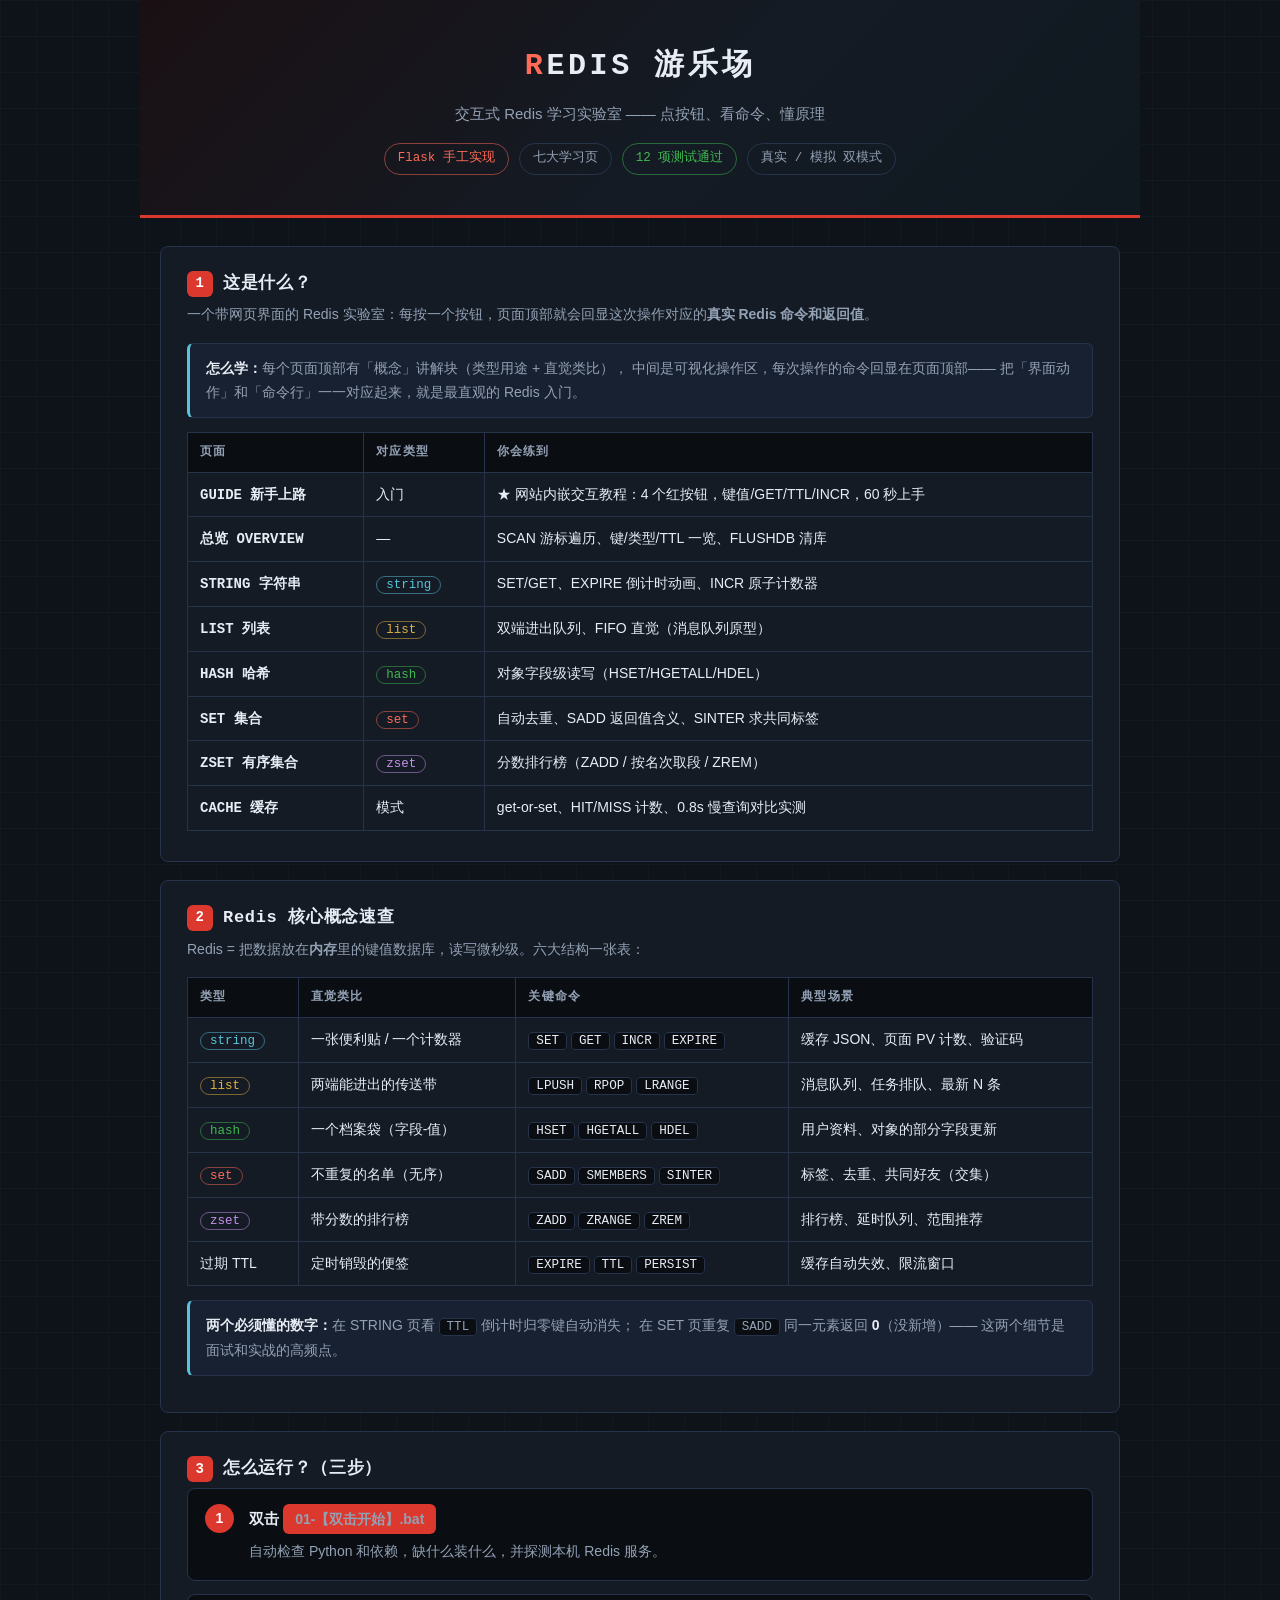
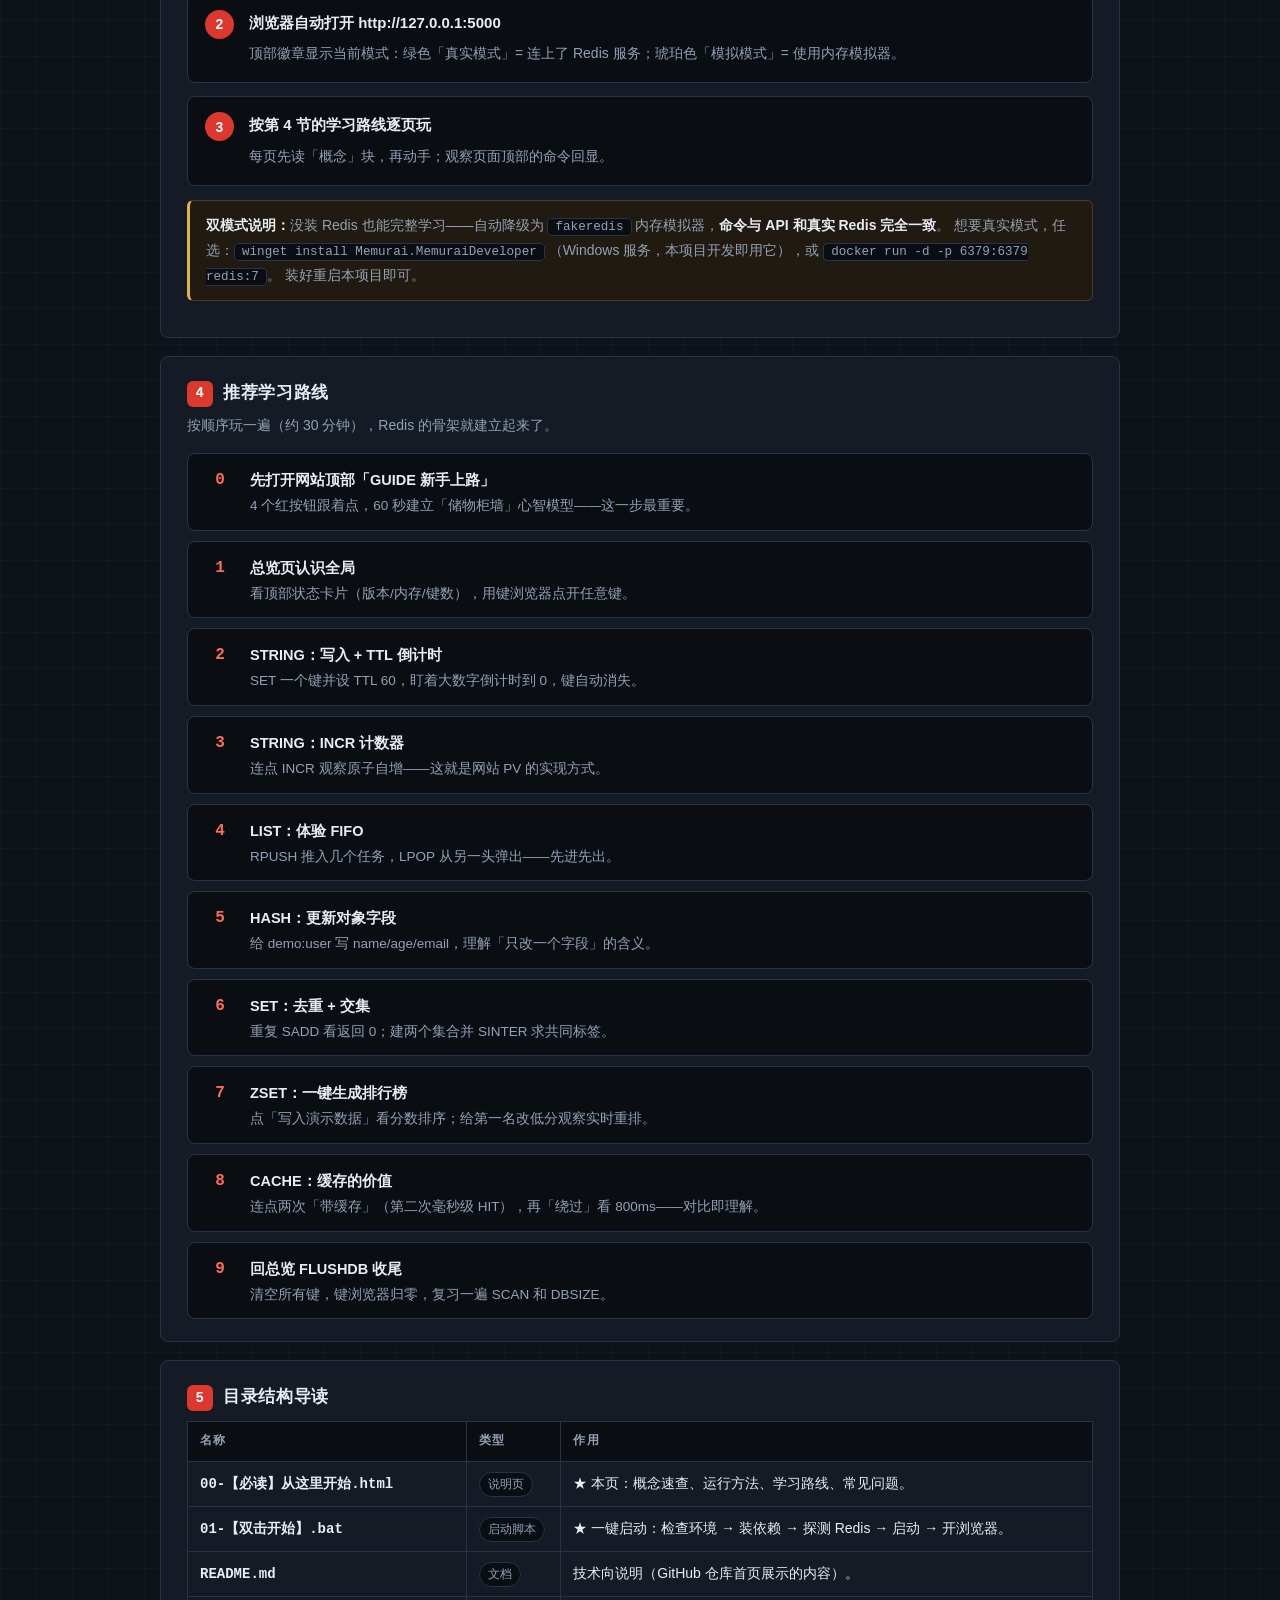
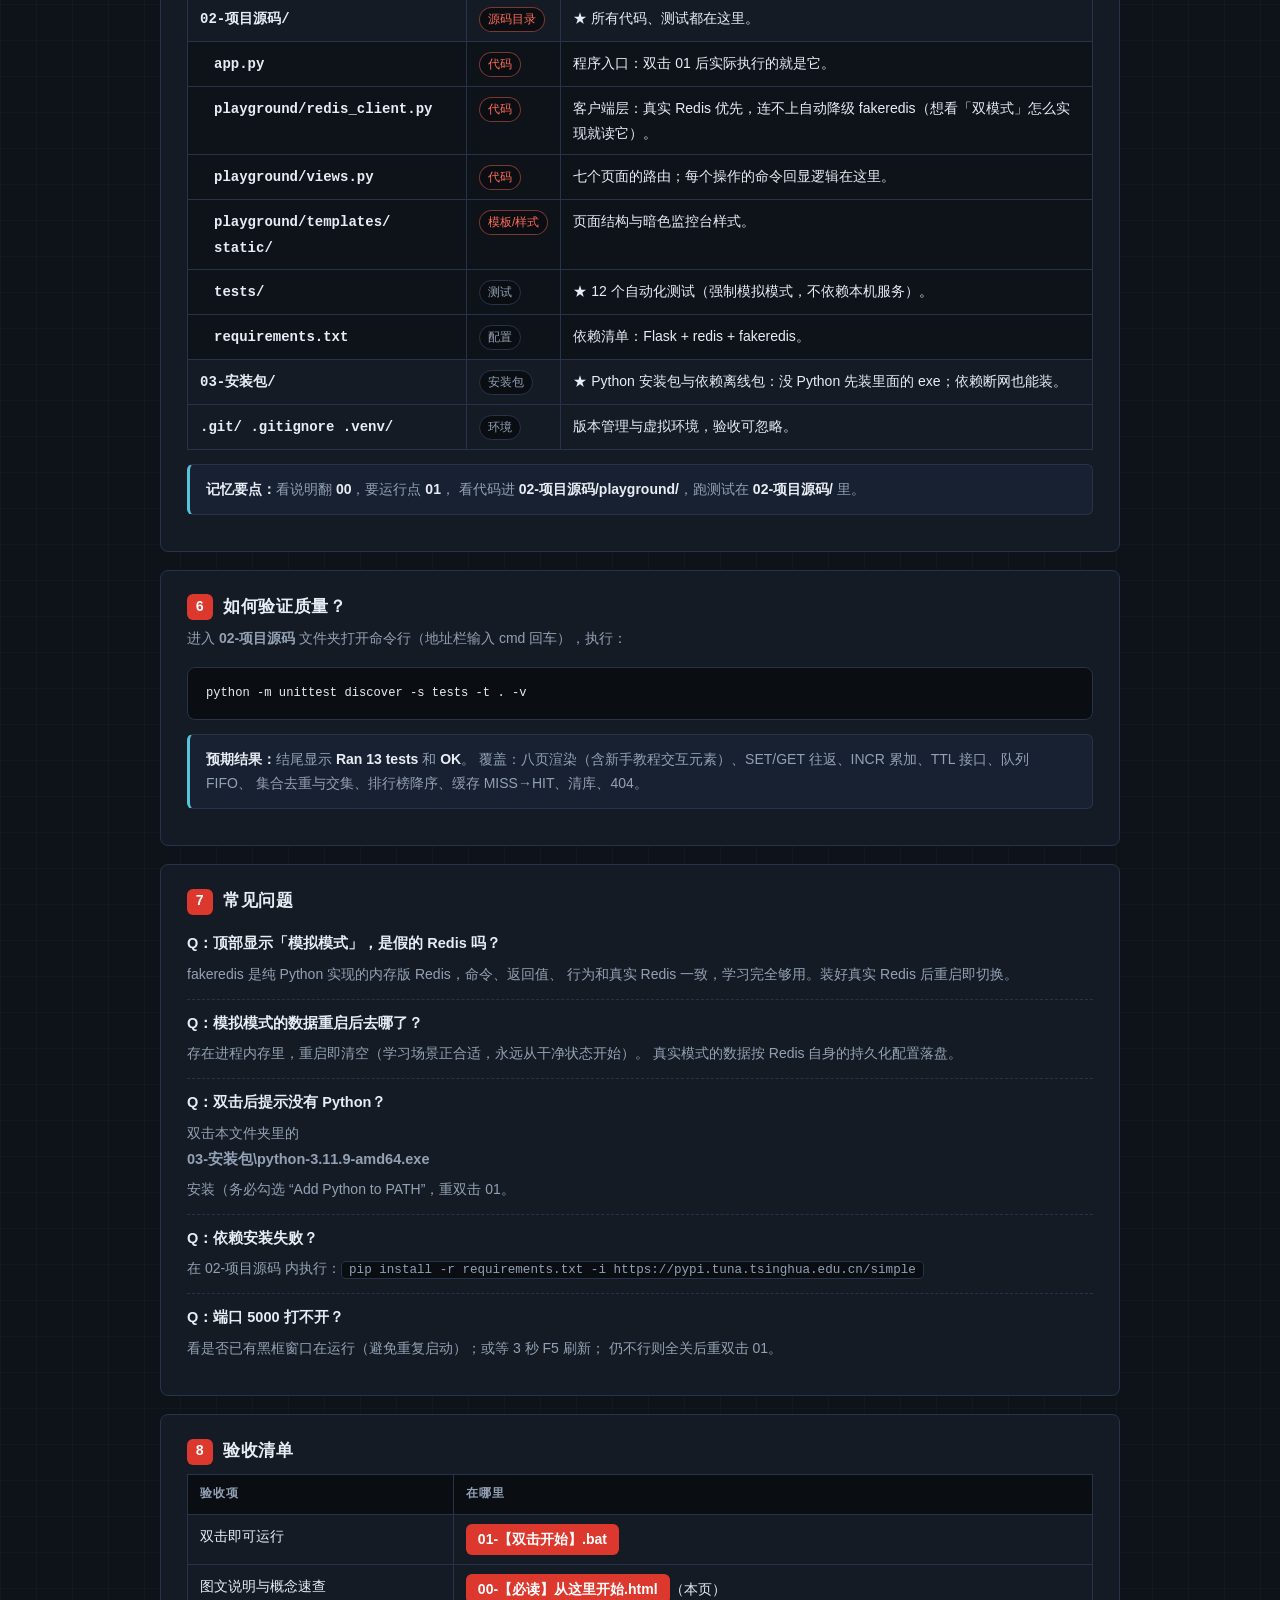
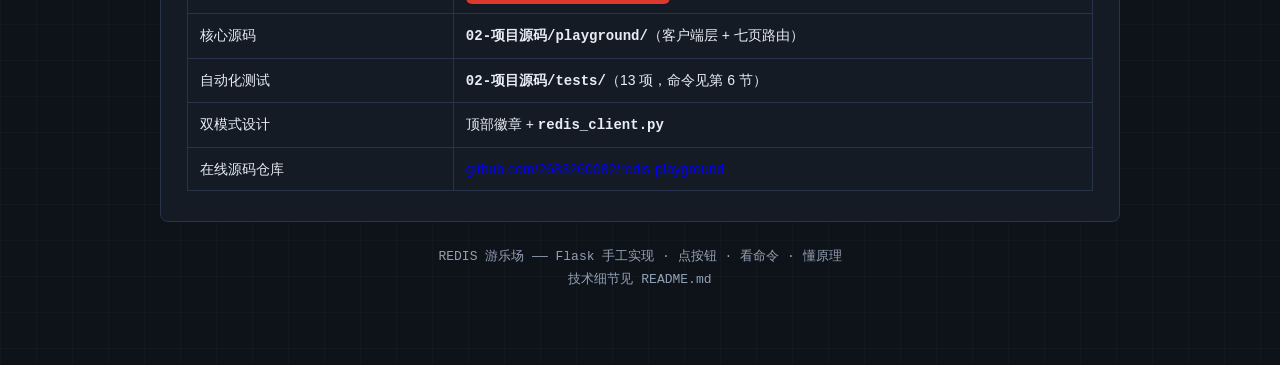
<file: 00-【必读】从这里开始.html>
<!DOCTYPE html>
<html lang="zh-CN">
<head>
<meta charset="UTF-8">
<meta name="viewport" content="width=device-width, initial-scale=1.0">
<title>必读 · 从这里开始 —— Redis 游乐场</title>
<style>
/* 与「Redis 游乐场」一致的暗色监控台配色 */
:root {
  --bg: #0e1319;
  --bg-2: #0a0e13;
  --panel: #141b24;
  --panel-2: #182131;
  --line: #26334a;
  --ink: #e8edf5;
  --muted: #93a1b5;
  --red: #dc382d;
  --red-bright: #ff6b57;
  --green: #3fb950;
  --amber: #e3b341;
  --cyan: #58c4dc;
  --violet: #c792ea;
  --mono: "Cascadia Mono", Consolas, "Courier New", monospace;
  --sans: -apple-system, "PingFang SC", "Microsoft YaHei", "Segoe UI", sans-serif;
}
* { box-sizing: border-box; }
body {
  margin: 0; padding: 0 20px 60px;
  background-color: var(--bg);
  background-image:
    linear-gradient(rgba(88,196,220,.035) 1px, transparent 1px),
    linear-gradient(90deg, rgba(88,196,220,.035) 1px, transparent 1px);
  background-size: 36px 36px;
  color: var(--ink); font-family: var(--sans); line-height: 1.75;
}
.wrap { max-width: 960px; margin: 0 auto; }

.hero {
  margin: 0 -20px 28px; padding: 40px 24px;
  background: linear-gradient(135deg, #1a1013, #141b24 55%, #101820);
  border-bottom: 3px solid var(--red);
  text-align: center;
}
.hero h1 {
  margin: 0 0 8px; font-family: var(--mono);
  font-size: 30px; letter-spacing: 0.12em; color: var(--ink);
}
.hero h1 .r { color: var(--red-bright); }
.hero p { margin: 0; color: var(--muted); font-size: 15px; }
.hero .badge-row { margin-top: 16px; display: flex; gap: 10px; justify-content: center; flex-wrap: wrap; }
.badge {
  font-family: var(--mono); font-size: 12.5px;
  padding: 4px 13px; border-radius: 999px;
  border: 1px solid var(--line); color: var(--muted);
}
.badge.red { color: var(--red-bright); border-color: rgba(255,107,87,.5); }
.badge.green { color: var(--green); border-color: rgba(63,185,80,.5); }

section {
  background: var(--panel); border: 1px solid var(--line);
  border-radius: 8px; padding: 22px 26px; margin-bottom: 18px;
}
h2 {
  font-family: var(--mono); font-size: 17px; margin: 0 0 4px;
  display: flex; align-items: center; gap: 10px; letter-spacing: .04em;
}
h2 .num {
  background: var(--red); color: #fff;
  width: 26px; height: 26px; border-radius: 6px;
  display: inline-flex; align-items: center; justify-content: center;
  font-size: 14px; flex: 0 0 auto;
}
.sub { color: var(--muted); font-size: 14px; margin: 0 0 16px; }
h3 { font-size: 15px; margin: 20px 0 8px; color: var(--ink); }

.tip {
  background: var(--panel-2); border: 1px solid var(--line);
  border-left: 3px solid var(--cyan);
  border-radius: 6px; padding: 12px 16px; font-size: 14px;
  color: var(--muted); margin: 14px 0;
}
.warn {
  background: #211a10; border: 1px solid #4a3b1c;
  border-left: 3px solid var(--amber);
  border-radius: 6px; padding: 12px 16px; font-size: 14px;
  color: var(--muted); margin: 14px 0;
}
.tip b, .warn b { color: var(--ink); }

code {
  font-family: var(--mono); font-size: .9em;
  background: var(--bg-2); border: 1px solid var(--line);
  border-radius: 4px; padding: 1px 7px;
}
pre {
  background: var(--bg-2); border: 1px solid var(--line); border-radius: 8px;
  padding: 14px 18px; overflow-x: auto;
  font-family: var(--mono); font-size: 13.5px; line-height: 1.7;
  color: var(--ink);
}
pre code { background: none; border: 0; padding: 0; }

/* 步骤 */
.steps { counter-reset: step; display: grid; gap: 13px; }
.step {
  display: flex; gap: 15px; align-items: flex-start;
  background: var(--bg-2); border: 1px solid var(--line);
  border-radius: 8px; padding: 15px 17px;
}
.step::before {
  counter-increment: step; content: counter(step);
  background: var(--red); color: #fff;
  width: 29px; height: 29px; border-radius: 50%; flex: 0 0 auto;
  display: flex; align-items: center; justify-content: center;
  font-weight: 700; font-size: 14px;
}
.step .body { flex: 1; }
.step .body b { display: block; margin-bottom: 3px; font-size: 15px; }
.step .body span { color: var(--muted); font-size: 14px; }

.file-btn {
  display: inline-block; background: var(--red); color: #fff;
  padding: 3px 12px; border-radius: 6px; font-weight: 600; font-size: 14px;
}

/* 表格 */
table { width: 100%; border-collapse: collapse; font-size: 14px; margin: 8px 0; }
th, td { border: 1px solid var(--line); padding: 9px 12px; text-align: left; vertical-align: top; }
th {
  background: var(--bg-2); font-family: var(--mono); font-size: 12px;
  letter-spacing: .1em; color: var(--muted); white-space: nowrap;
}
td .name { font-family: var(--mono); font-weight: 600; }
td .kind {
  display: inline-block; font-size: 12px; padding: 1px 8px;
  border-radius: 999px; border: 1px solid var(--line);
  color: var(--muted); background: var(--bg-2); white-space: nowrap;
}
td .kind.code { color: var(--red-bright); border-color: rgba(255,107,87,.45); }
tr.sub-row td { background: rgba(10,14,19,.55); }
tr.sub-row td:first-child { padding-left: 26px; }

/* 数据结构类型色 */
.t { font-family: var(--mono); font-size: 12.5px; padding: 1px 9px; border-radius: 999px; border: 1px solid; }
.t-string { color: var(--cyan); border-color: rgba(88,196,220,.5); }
.t-list { color: var(--amber); border-color: rgba(227,179,65,.5); }
.t-hash { color: var(--green); border-color: rgba(63,185,80,.5); }
.t-set { color: var(--red-bright); border-color: rgba(255,107,87,.5); }
.t-zset { color: var(--violet); border-color: rgba(199,146,234,.5); }

/* 学习路线 */
.route { display: grid; gap: 10px; }
.route-item {
  display: grid; grid-template-columns: 34px 1fr; gap: 13px;
  background: var(--bg-2); border: 1px solid var(--line);
  border-radius: 8px; padding: 12px 15px;
}
.route-item .no {
  font-family: var(--mono); color: var(--red-bright); font-weight: 700;
  font-size: 16px; text-align: center;
}
.route-item b { font-size: 14.5px; }
.route-item span { display: block; color: var(--muted); font-size: 13.5px; }

.faq { border-top: 1px dashed var(--line); padding: 11px 0; }
.faq:first-of-type { border-top: 0; }
.faq b { display: block; margin-bottom: 3px; font-size: 14.5px; }
.faq span { color: var(--muted); font-size: 14px; }

.foot { text-align: center; color: var(--muted); font-size: 13px; padding-top: 6px; font-family: var(--mono); }
.foot a { color: var(--red-bright); }
</style>
</head>
<body>
<div class="wrap">

  <div class="hero">
    <h1><span class="r">R</span>EDIS 游乐场</h1>
    <p>交互式 Redis 学习实验室 —— 点按钮、看命令、懂原理</p>
    <div class="badge-row">
      <span class="badge red">Flask 手工实现</span>
      <span class="badge">七大学习页</span>
      <span class="badge green">12 项测试通过</span>
      <span class="badge">真实 / 模拟 双模式</span>
    </div>
  </div>

  <!-- 1 这是什么 -->
  <section>
    <h2><span class="num">1</span>这是什么？</h2>
    <p class="sub">一个带网页界面的 Redis 实验室：每按一个按钮，页面顶部就会回显这次操作对应的<b>真实 Redis 命令和返回值</b>。</p>
    <div class="tip">
      <b>怎么学：</b>每个页面顶部有「概念」讲解块（类型用途 + 直觉类比），
      中间是可视化操作区，每次操作的命令回显在页面顶部——
      把「界面动作」和「命令行」一一对应起来，就是最直观的 Redis 入门。
    </div>
    <table>
      <tr><th>页面</th><th>对应类型</th><th>你会练到</th></tr>
      <tr><td><span class="name">GUIDE 新手上路</span></td><td>入门</td><td>★ 网站内嵌交互教程：4 个红按钮，键值/GET/TTL/INCR，60 秒上手</td></tr>
      <tr><td><span class="name">总览 OVERVIEW</span</td><td>—</td><td>SCAN 游标遍历、键/类型/TTL 一览、FLUSHDB 清库</td></tr>
      <tr><td><span class="name">STRING 字符串</span></td><td><span class="t t-string">string</span></td><td>SET/GET、EXPIRE 倒计时动画、INCR 原子计数器</td></tr>
      <tr><td><span class="name">LIST 列表</span></td><td><span class="t t-list">list</span></td><td>双端进出队列、FIFO 直觉（消息队列原型）</td></tr>
      <tr><td><span class="name">HASH 哈希</span></td><td><span class="t t-hash">hash</span></td><td>对象字段级读写（HSET/HGETALL/HDEL）</td></tr>
      <tr><td><span class="name">SET 集合</span></td><td><span class="t t-set">set</span></td><td>自动去重、SADD 返回值含义、SINTER 求共同标签</td></tr>
      <tr><td><span class="name">ZSET 有序集合</span></td><td><span class="t t-zset">zset</span></td><td>分数排行榜（ZADD / 按名次取段 / ZREM）</td></tr>
      <tr><td><span class="name">CACHE 缓存</span></td><td>模式</td><td>get-or-set、HIT/MISS 计数、0.8s 慢查询对比实测</td></tr>
    </table>
  </section>

  <!-- 2 概念速查 -->
  <section>
    <h2><span class="num">2</span>Redis 核心概念速查</h2>
    <p class="sub">Redis = 把数据放在<b>内存</b>里的键值数据库，读写微秒级。六大结构一张表：</p>
    <table>
      <tr><th>类型</th><th>直觉类比</th><th>关键命令</th><th>典型场景</th></tr>
      <tr>
        <td><span class="t t-string">string</span></td>
        <td>一张便利贴 / 一个计数器</td>
        <td><code>SET</code> <code>GET</code> <code>INCR</code> <code>EXPIRE</code></td>
        <td>缓存 JSON、页面 PV 计数、验证码</td>
      </tr>
      <tr>
        <td><span class="t t-list">list</span></td>
        <td>两端能进出的传送带</td>
        <td><code>LPUSH</code> <code>RPOP</code> <code>LRANGE</code></td>
        <td>消息队列、任务排队、最新 N 条</td>
      </tr>
      <tr>
        <td><span class="t t-hash">hash</span></td>
        <td>一个档案袋（字段-值）</td>
        <td><code>HSET</code> <code>HGETALL</code> <code>HDEL</code></td>
        <td>用户资料、对象的部分字段更新</td>
      </tr>
      <tr>
        <td><span class="t t-set">set</span></td>
        <td>不重复的名单（无序）</td>
        <td><code>SADD</code> <code>SMEMBERS</code> <code>SINTER</code></td>
        <td>标签、去重、共同好友（交集）</td>
      </tr>
      <tr>
        <td><span class="t t-zset">zset</span></td>
        <td>带分数的排行榜</td>
        <td><code>ZADD</code> <code>ZRANGE</code> <code>ZREM</code></td>
        <td>排行榜、延时队列、范围推荐</td>
      </tr>
      <tr>
        <td>过期 TTL</td>
        <td>定时销毁的便签</td>
        <td><code>EXPIRE</code> <code>TTL</code> <code>PERSIST</code></td>
        <td>缓存自动失效、限流窗口</td>
      </tr>
    </table>
    <div class="tip">
      <b>两个必须懂的数字：</b>在 STRING 页看 <code>TTL</code> 倒计时归零键自动消失；
      在 SET 页重复 <code>SADD</code> 同一元素返回 <b>0</b>（没新增）——
      这两个细节是面试和实战的高频点。
    </div>
  </section>

  <!-- 3 怎么运行 -->
  <section>
    <h2><span class="num">3</span>怎么运行？（三步）</h2>
    <div class="steps">
      <div class="step">
        <div class="body">
          <b>双击 <span class="file-btn">01-【双击开始】.bat</span></b>
          <span>自动检查 Python 和依赖，缺什么装什么，并探测本机 Redis 服务。</span>
        </div>
      </div>
      <div class="step">
        <div class="body">
          <b>浏览器自动打开 http://127.0.0.1:5000</b>
          <span>顶部徽章显示当前模式：绿色「真实模式」= 连上了 Redis 服务；琥珀色「模拟模式」= 使用内存模拟器。</span>
        </div>
      </div>
      <div class="step">
        <div class="body">
          <b>按第 4 节的学习路线逐页玩</b>
          <span>每页先读「概念」块，再动手；观察页面顶部的命令回显。</span>
        </div>
      </div>
    </div>
    <div class="warn">
      <b>双模式说明：</b>没装 Redis 也能完整学习——自动降级为
      <code>fakeredis</code> 内存模拟器，<b>命令与 API 和真实 Redis 完全一致</b>。
      想要真实模式，任选：<code>winget install Memurai.MemuraiDeveloper</code>
      （Windows 服务，本项目开发即用它），或 <code>docker run -d -p 6379:6379 redis:7</code>。
      装好重启本项目即可。
    </div>
  </section>

  <!-- 4 学习路线 -->
  <section>
    <h2><span class="num">4</span>推荐学习路线</h2>
    <p class="sub">按顺序玩一遍（约 30 分钟），Redis 的骨架就建立起来了。</p>
    <div class="route">
      <div class="route-item"><div class="no">0</div><div><b>先打开网站顶部「GUIDE 新手上路」</b><span>4 个红按钮跟着点，60 秒建立「储物柜墙」心智模型——这一步最重要。</span></div></div>
      <div class="route-item"><div class="no">1</div><div><b>总览页认识全局</b><span>看顶部状态卡片（版本/内存/键数），用键浏览器点开任意键。</span></div></div>
      <div class="route-item"><div class="no">2</div><div><b>STRING：写入 + TTL 倒计时</b><span>SET 一个键并设 TTL 60，盯着大数字倒计时到 0，键自动消失。</span></div></div>
      <div class="route-item"><div class="no">3</div><div><b>STRING：INCR 计数器</b><span>连点 INCR 观察原子自增——这就是网站 PV 的实现方式。</span></div></div>
      <div class="route-item"><div class="no">4</div><div><b>LIST：体验 FIFO</b><span>RPUSH 推入几个任务，LPOP 从另一头弹出——先进先出。</span></div></div>
      <div class="route-item"><div class="no">5</div><div><b>HASH：更新对象字段</b><span>给 demo:user 写 name/age/email，理解「只改一个字段」的含义。</span></div></div>
      <div class="route-item"><div class="no">6</div><div><b>SET：去重 + 交集</b><span>重复 SADD 看返回 0；建两个集合并 SINTER 求共同标签。</span></div></div>
      <div class="route-item"><div class="no">7</div><div><b>ZSET：一键生成排行榜</b><span>点「写入演示数据」看分数排序；给第一名改低分观察实时重排。</span></div></div>
      <div class="route-item"><div class="no">8</div><div><b>CACHE：缓存的价值</b><span>连点两次「带缓存」（第二次毫秒级 HIT），再「绕过」看 800ms——对比即理解。</span></div></div>
      <div class="route-item"><div class="no">9</div><div><b>回总览 FLUSHDB 收尾</b><span>清空所有键，键浏览器归零，复习一遍 SCAN 和 DBSIZE。</span></div></div>
    </div>
  </section>

  <!-- 5 目录导读 -->
  <section>
    <h2><span class="num">5</span>目录结构导读</h2>
    <table>
      <tr><th>名称</th><th>类型</th><th>作用</th></tr>
      <tr>
        <td><span class="name">00-【必读】从这里开始.html</span></td>
        <td><span class="kind">说明页</span></td>
        <td>★ 本页：概念速查、运行方法、学习路线、常见问题。</td>
      </tr>
      <tr>
        <td><span class="name">01-【双击开始】.bat</span></td>
        <td><span class="kind">启动脚本</span></td>
        <td>★ 一键启动：检查环境 → 装依赖 → 探测 Redis → 启动 → 开浏览器。</td>
      </tr>
      <tr>
        <td><span class="name">README.md</span></td>
        <td><span class="kind">文档</span></td>
        <td>技术向说明（GitHub 仓库首页展示的内容）。</td>
      </tr>
      <tr>
        <td><span class="name">02-项目源码/</span></td>
        <td><span class="kind code">源码目录</span></td>
        <td>★ 所有代码、测试都在这里。</td>
      </tr>
      <tr class="sub-row"><td><span class="name">app.py</span></td><td><span class="kind code">代码</span></td><td>程序入口：双击 01 后实际执行的就是它。</td></tr>
      <tr class="sub-row"><td><span class="name">playground/redis_client.py</span></td><td><span class="kind code">代码</span></td><td>客户端层：真实 Redis 优先，连不上自动降级 fakeredis（想看「双模式」怎么实现就读它）。</td></tr>
      <tr class="sub-row"><td><span class="name">playground/views.py</span></td><td><span class="kind code">代码</span></td><td>七个页面的路由；每个操作的命令回显逻辑在这里。</td></tr>
      <tr class="sub-row"><td><span class="name">playground/templates/ static/</span></td><td><span class="kind code">模板/样式</span></td><td>页面结构与暗色监控台样式。</td></tr>
      <tr class="sub-row"><td><span class="name">tests/</span></td><td><span class="kind">测试</span></td><td>★ 12 个自动化测试（强制模拟模式，不依赖本机服务）。</td></tr>
      <tr class="sub-row"><td><span class="name">requirements.txt</span></td><td><span class="kind">配置</span></td><td>依赖清单：Flask + redis + fakeredis。</td></tr>
      <tr>
</tr>
      <tr>
        <td><span class="name">03-安装包/</span></td>
        <td><span class="kind">安装包</span></td>
        <td>★ Python 安装包与依赖离线包：没 Python 先装里面的 exe；依赖断网也能装。</td>
      </tr>
      <tr>
        <td><span class="name">.git/ .gitignore .venv/</span></td>
        <td><span class="kind">环境</span></td>
        <td>版本管理与虚拟环境，验收可忽略。</td>
      </tr>
    </table>
    <div class="tip">
      <b>记忆要点：</b>看说明翻 <b>00</b>，要运行点 <b>01</b>，
      看代码进 <b>02-项目源码/playground/</b>，跑测试在 <b>02-项目源码/</b> 里。
    </div>
  </section>

  <!-- 6 测试 -->
  <section>
    <h2><span class="num">6</span>如何验证质量？</h2>
    <p class="sub">进入 <b>02-项目源码</b> 文件夹打开命令行（地址栏输入 cmd 回车），执行：</p>
<pre><code>python -m unittest discover -s tests -t . -v</code></pre>
    <div class="tip">
      <b>预期结果：</b>结尾显示 <b>Ran 13 tests</b> 和 <b>OK</b>。
      覆盖：八页渲染（含新手教程交互元素）、SET/GET 往返、INCR 累加、TTL 接口、队列 FIFO、
      集合去重与交集、排行榜降序、缓存 MISS→HIT、清库、404。
    </div>
  </section>

  <!-- 7 FAQ -->
  <section>
    <h2><span class="num">7</span>常见问题</h2>
    <div class="faq">
      <b>Q：顶部显示「模拟模式」，是假的 Redis 吗？</b>
      <span>fakeredis 是纯 Python 实现的内存版 Redis，命令、返回值、
      行为和真实 Redis 一致，学习完全够用。装好真实 Redis 后重启即切换。</span>
    </div>
    <div class="faq">
      <b>Q：模拟模式的数据重启后去哪了？</b>
      <span>存在进程内存里，重启即清空（学习场景正合适，永远从干净状态开始）。
      真实模式的数据按 Redis 自身的持久化配置落盘。</span>
    </div>
    <div class="faq">
      <b>Q：双击后提示没有 Python？</b>
      <span>双击本文件夹里的 <b>03-安装包\python-3.11.9-amd64.exe</b> 安装（务必勾选 “Add Python to PATH”，重双击 01。</span>
    </div>
    <div class="faq">
      <b>Q：依赖安装失败？</b>
      <span>在 02-项目源码 内执行：<code>pip install -r requirements.txt -i https://pypi.tuna.tsinghua.edu.cn/simple</code></span>
    </div>
    <div class="faq">
      <b>Q：端口 5000 打不开？</b>
      <span>看是否已有黑框窗口在运行（避免重复启动）；或等 3 秒 F5 刷新；
      仍不行则全关后重双击 01。</span>
    </div>
  </section>

  <!-- 8 验收清单 -->
  <section>
    <h2><span class="num">8</span>验收清单</h2>
    <table>
      <tr><th>验收项</th><th>在哪里</th></tr>
      <tr><td>双击即可运行</td><td><span class="file-btn">01-【双击开始】.bat</span></td></tr>
      <tr><td>图文说明与概念速查</td><td><span class="file-btn">00-【必读】从这里开始.html</span>（本页）</td></tr>
      <tr><td>核心源码</td><td><span class="name">02-项目源码/playground/</span>（客户端层 + 七页路由）</td></tr>
      <tr><td>自动化测试</td><td><span class="name">02-项目源码/tests/</span>（13 项，命令见第 6 节）</td></tr>
      <tr><td>双模式设计</td><td>顶部徽章 + <span class="name">redis_client.py</span></td></tr>
      <tr><td>在线源码仓库</td><td><a href="https://github.com/2683260082/redis-playground">github.com/2683260082/redis-playground</a></td></tr>
    </table>
  </section>

  <p class="foot">
    REDIS 游乐场 —— Flask 手工实现 · 点按钮 · 看命令 · 懂原理<br>
    技术细节见 README.md
  </p>

</div>
</body>
</html>
</file>
